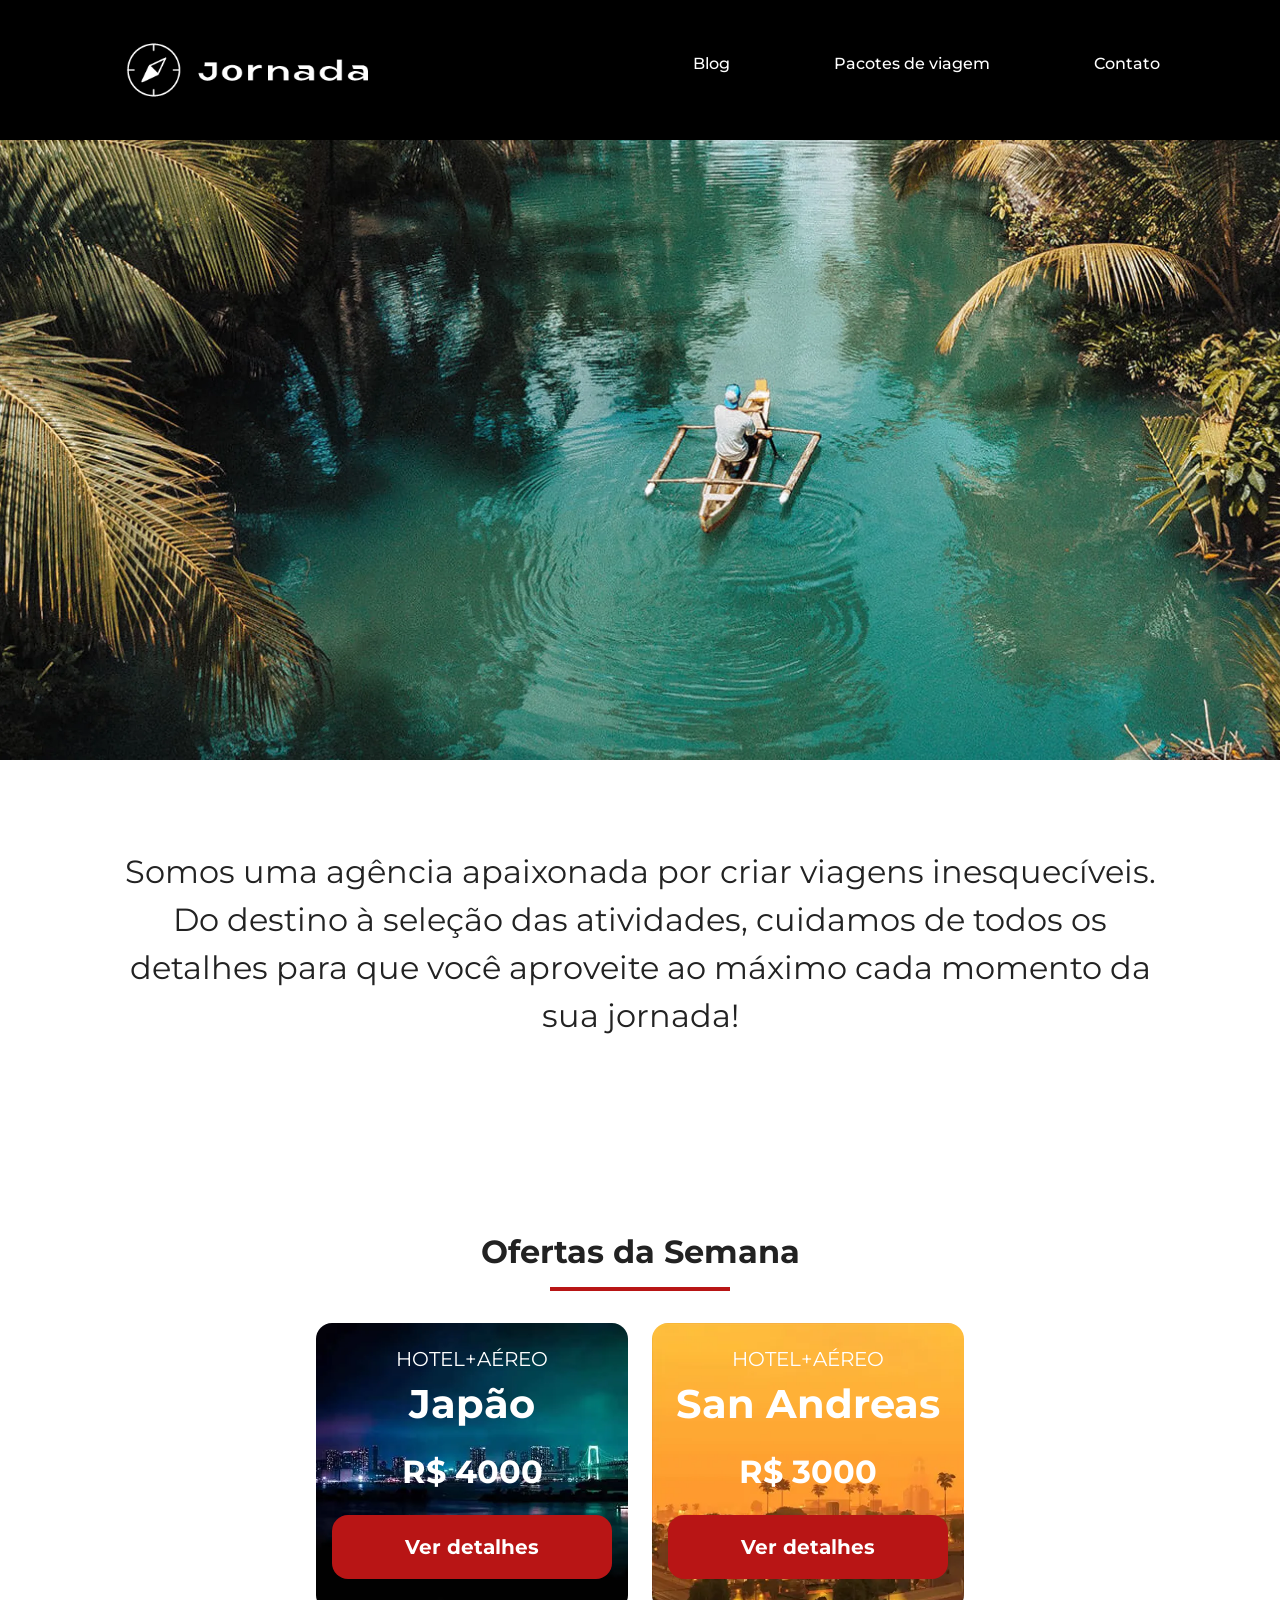
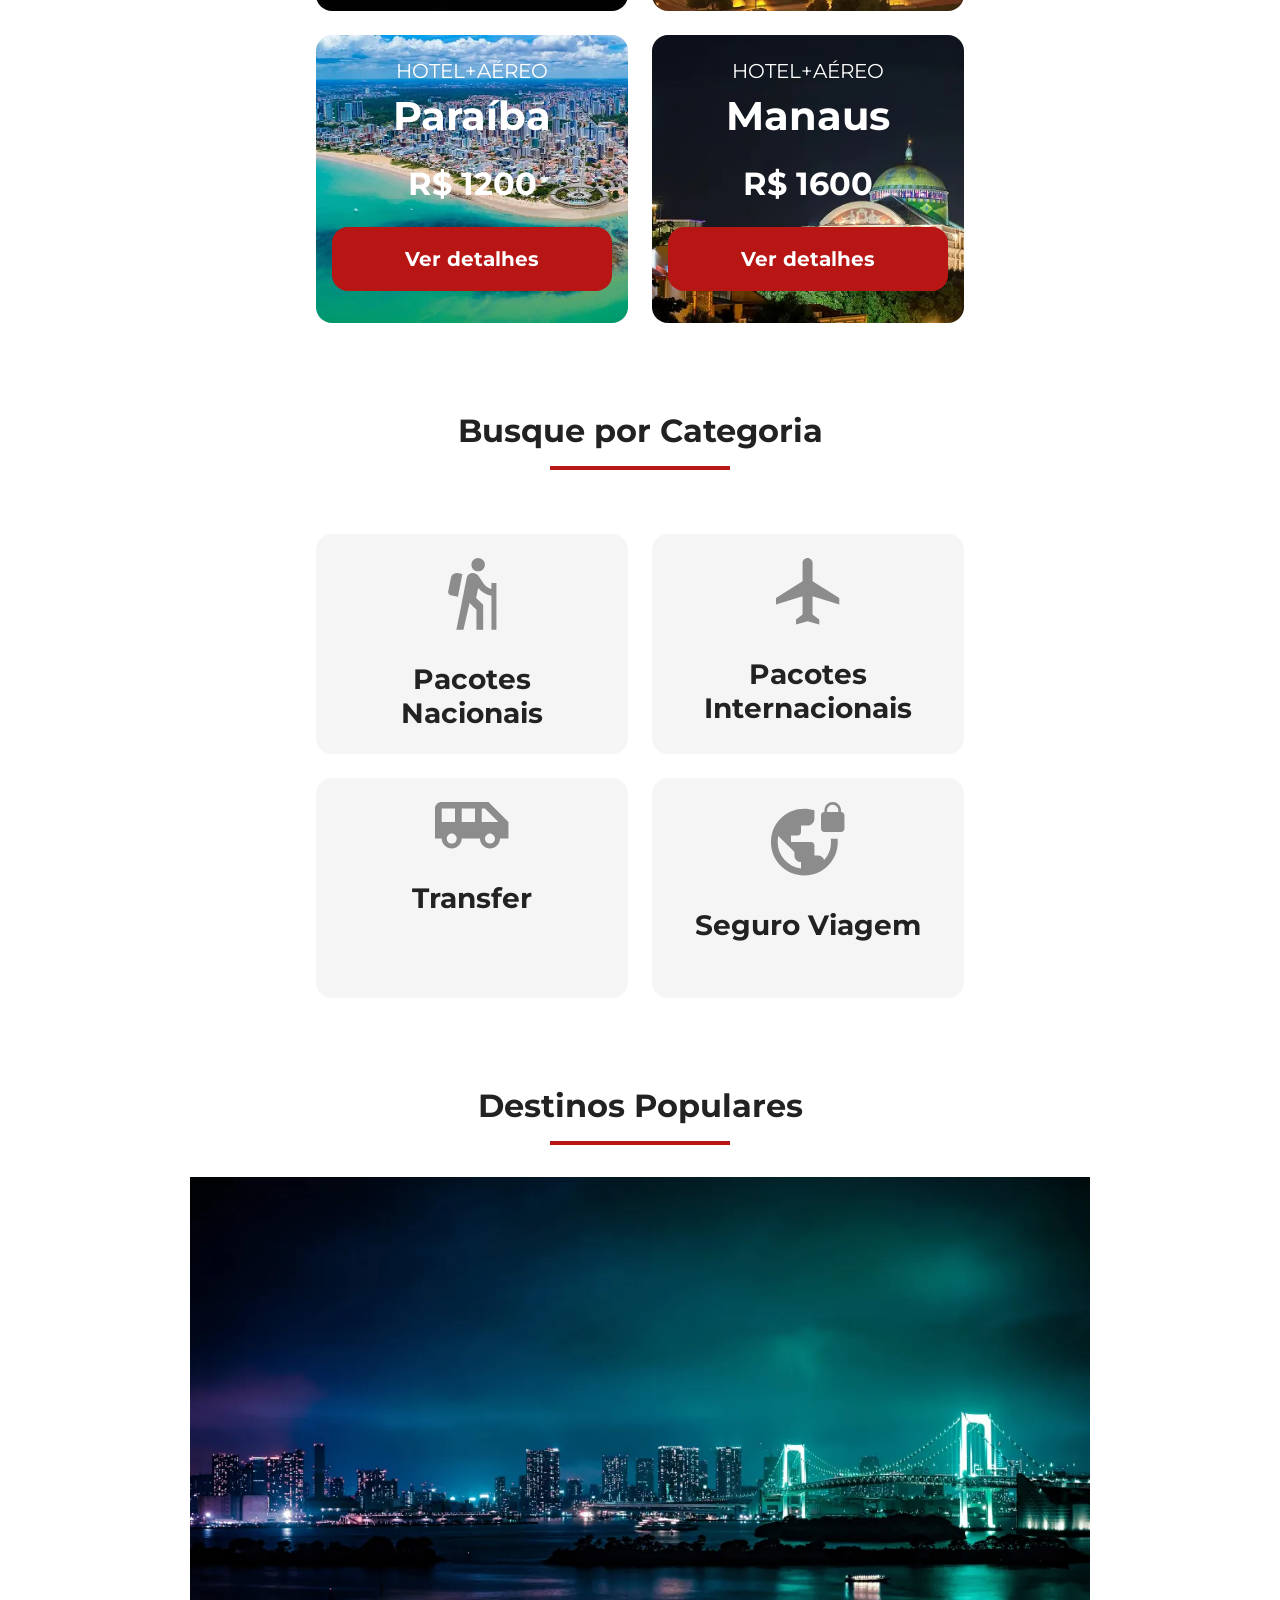
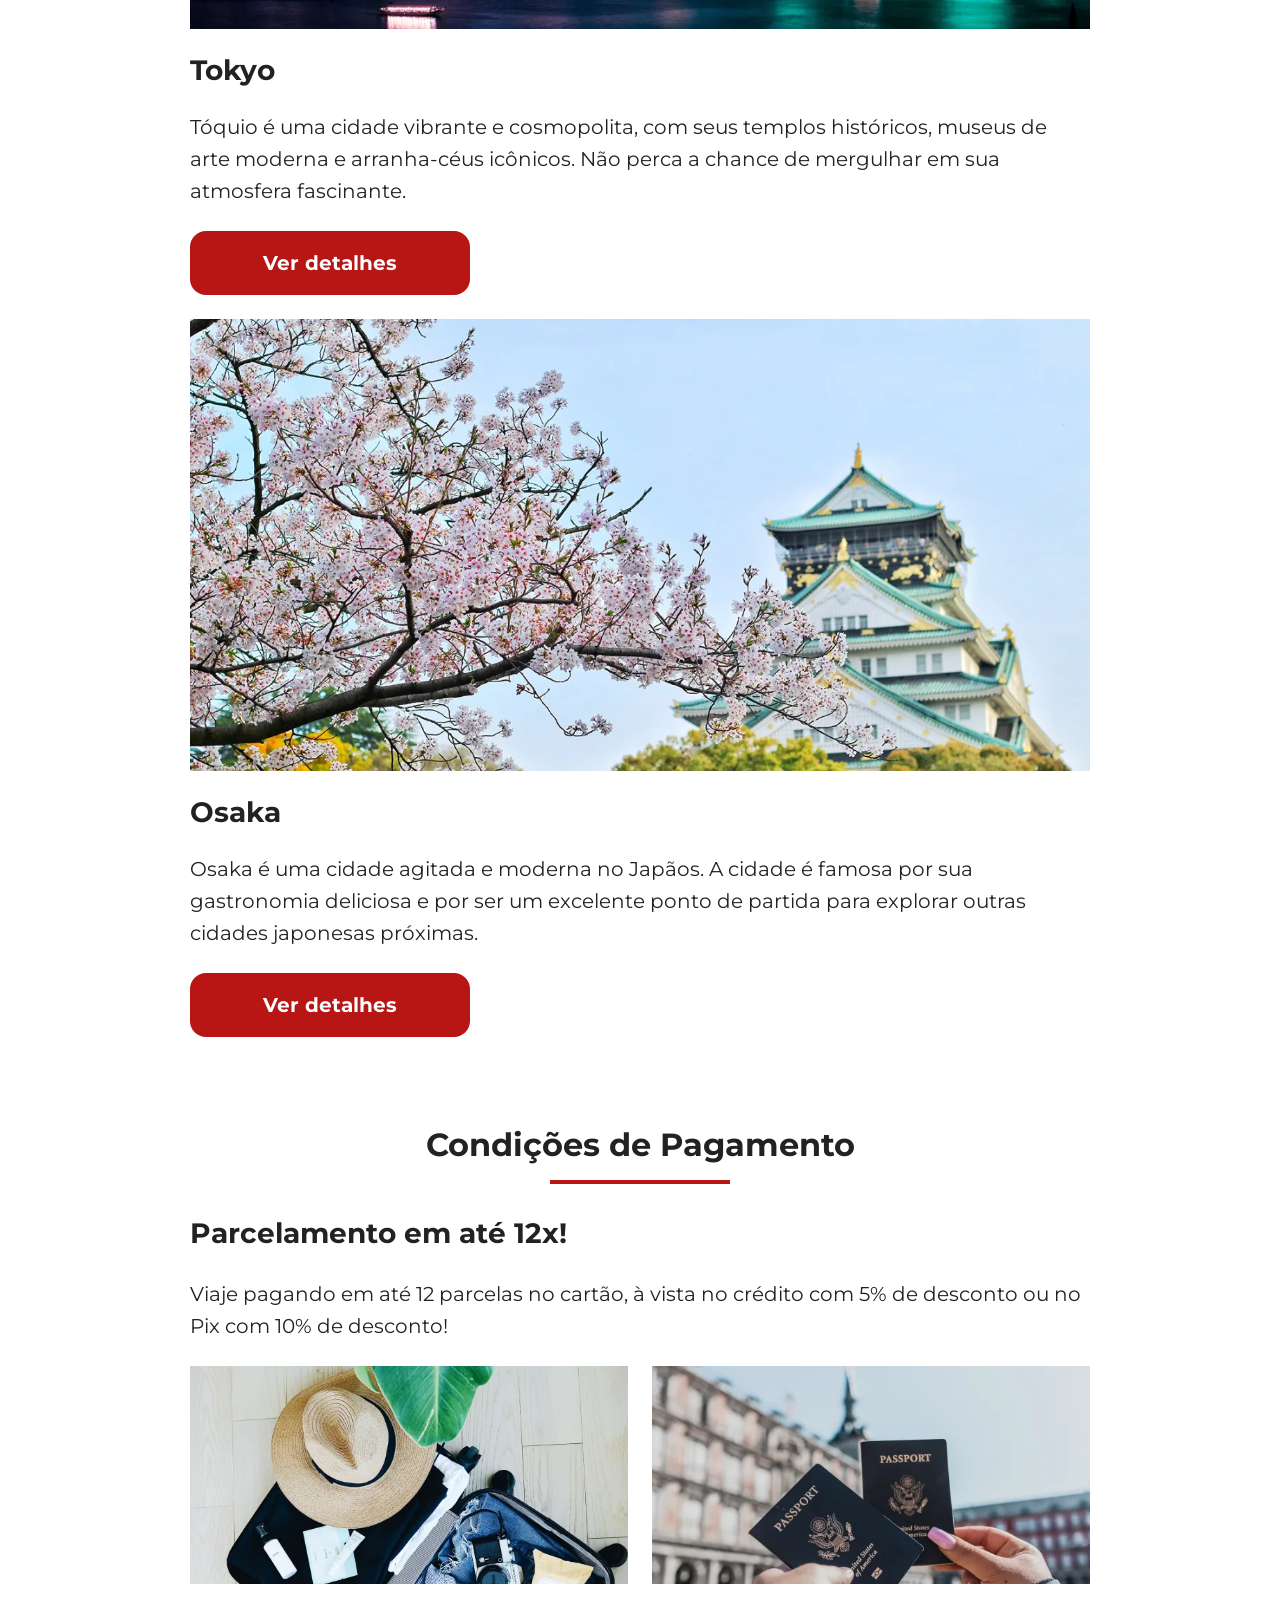
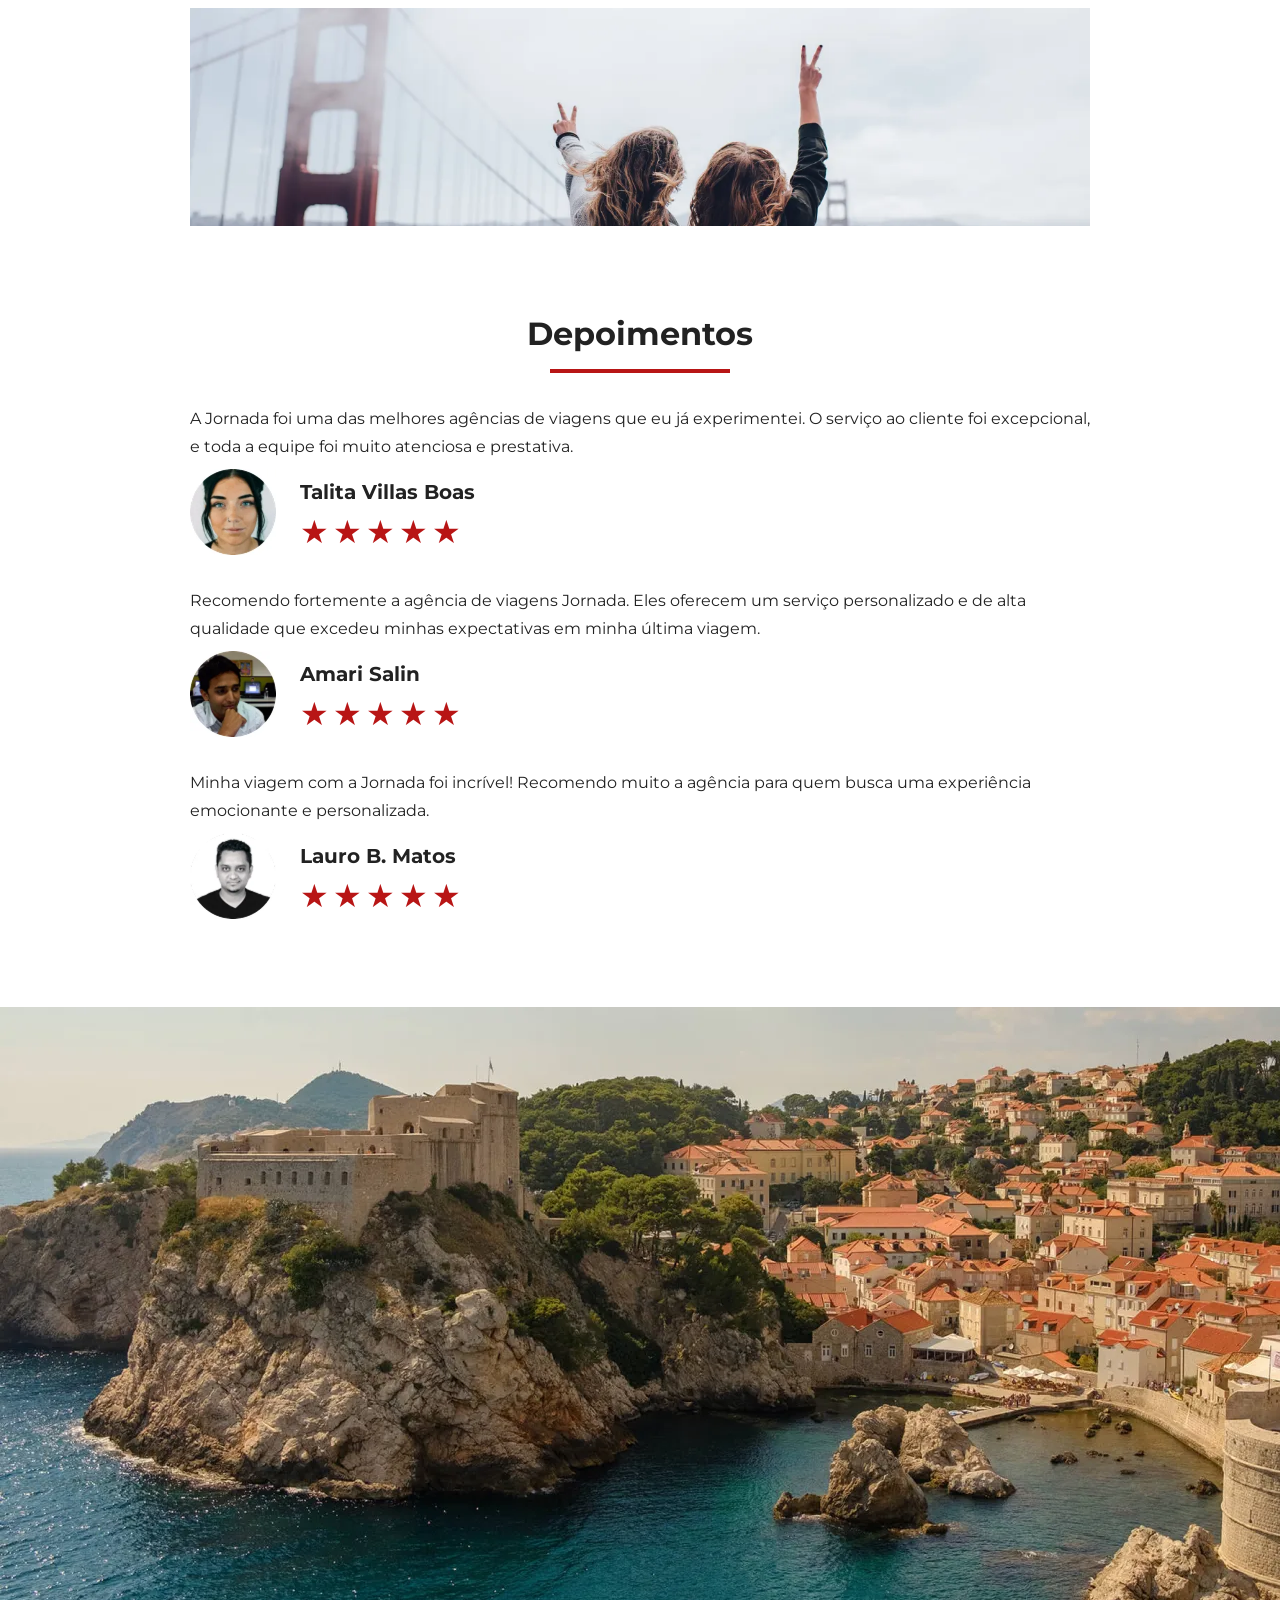
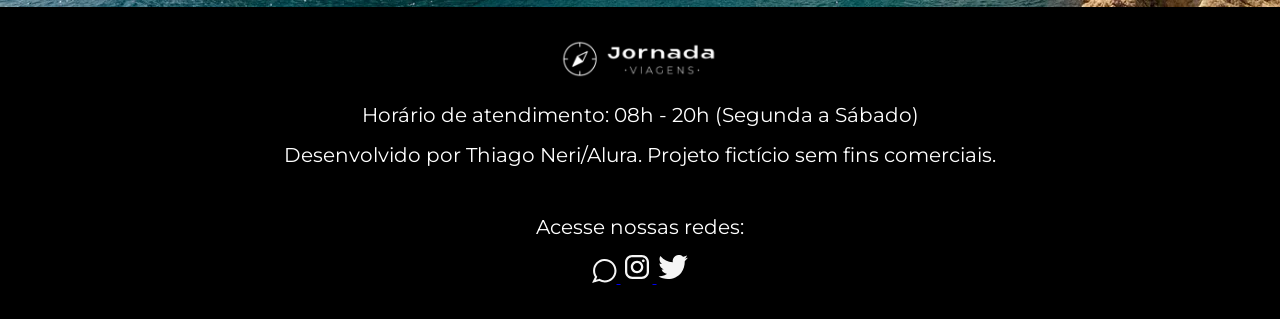
<file: index.html>
<!DOCTYPE html>
<html lang="pt-BR">
<head>
    <meta charset="UTF-8">
    <meta name="viewport" content="width=device-width, initial-scale=1.0">
    <meta name="description" content="Jornada Viagens, uma agência apaixonada por criar viagens inesquecíveis.">

    <meta name="og:title" content="Jornada Viagens">
    <meta name="og:description" content="Jornada Viagens, uma agência apaixonada por criar viagens inesquecíveis.">
    <meta name="og:image" content="https://thiagonerieu.github.io/jornada-viagens/img/logo-footer.svg">
    <meta name="og:type" content="website">
    <meta name="og:url" content="https://thiagonerieu.github.io/jornada-viagens">

    <link rel="icon" href="favico.svg" type="xml/svg">
    <link rel="stylesheet" href="css/style.css">

    <title>Jornada Viagens</title>
</head>
<body>
    <header class="main-header">
        <a class="logo" href="index.html" title="Voltar para a página inicial">
            <img 
                class="img-mobile"
                src="img/bussola-jornada-branca.svg"
                alt="Bússola do logo Jornada Viagens na cor branca."
            />
            <img 
                class="img-desktop"
                src="img/bussola-texto-jornada-branca.svg"
                alt="Logo Jornada Viagens na cor branca.">
        </a>
        <div class="navigation-menu">
            <label for="menu">
                <img src="img/menu-burger.svg" alt="menu">
            </label>
            <input type="checkbox" id="menu" hidden />
            <nav>
                <ul class="list-links">
                    <li><a href="blog.html" target="_blank" title="Acessar blog">Blog</a></li>
                    <li><a href="pacotes.html" target="_blank" title="Acessar pacotes de viagem">Pacotes de viagem</a></li>
                    <li><a href="contato.html" target="_blank" title="Acessar contato">Contato</a></li>
                </ul>
            </nav>
        </div>
    </header>
    <section class="hero">
        <div class="hero-img"></div>
        <h2>Somos uma agência apaixonada por criar viagens inesquecíveis. Do destino à seleção das atividades, cuidamos de todos os detalhes para que você aproveite ao máximo cada momento da sua jornada!</h2>
    </section>
    <section class="offers">
        <div class="section-title">
            <h2>Ofertas da Semana</h2>
            <hr/>
        </div>
        <div class="offers-cards">
            <article class="card japao">
                <header>
                    <p>HOTEL+AÉREO</p>
                    <h3>Japão</h3>
                    <span>R$ 4000</span>
                </header>
                <footer>
                    <a href="#" class="button">Ver detalhes</a> 
                </footer>
            </article>
            <article class="card san-andreas">
                <header>
                    <p>HOTEL+AÉREO</p>
                    <h3>San Andreas</h3>
                    <span>R$ 3000</span>
                </header>
                <footer>
                    <a href="#" class="button">Ver detalhes</a> 
                </footer>
            </article>
            <article class="card paraiba">
                <header>
                    <p>HOTEL+AÉREO</p>
                    <h3>Paraíba</h3>
                    <span>R$ 1200</span>
                </header>
                <footer>
                    <a href="#" class="button">Ver detalhes</a> 
                </footer>
            </article>
            <article class="card manaus">
                <header>
                    <p>HOTEL+AÉREO</p>
                    <h3>Manaus</h3>
                    <span>R$ 1600</span>
                </header>
                <footer>
                    <a href="#" class="button">Ver detalhes</a> 
                </footer>
            </article>
        </div>  
    </section>
    <section class="categories">
        <div class="section-title">
            <h2>Busque por Categoria</h2>
            <hr />
        </div>
        <div class="categories-cards">
            <a 
                class="card"
                href="#"
                target="_blank"
                title="Busque pela categoria Pacotes Nacionais"
            >
                <img 
                src="./img/icons/icone-caminhada.svg"
                alt="ícone cinza representando uma pessoa fazendo tracking"
                />
                <h3 class="content-title">Pacotes <br />
                    Nacionais
                </h3>
            </a>
                <a 
                class="card"
                href="#"
                target="_blank"
                title="Busque pela categoria Pacotes Internacionais"
            >
                <img 
                src="./img/icons/icone-aviao.svg"
                alt="ícone cinza representando um avião"
                />
                <h3 class="content-title">Pacotes <br />
                    Internacionais
                </h3>
            </a>
                <a 
                class="card"
                href="#"
                target="_blank"
                title="Busque pela categoria Transfer"
            >
                <img 
                src="./img/icons/icone-onibus.svg"
                alt="ícone cinza representando um ônibus"
                />
                <h3 class="content-title">Transfer</h3>
            </a>
                <a 
                class="card"
                href="#"
                target="_blank"
                title="Busque pela categoria Seguro Viagem"
            >
                <img 
                src="./img/icons/ícone-seguro-viagem.svg"
                alt="ícone cinza representando um seguro viagem"
                />
                <h3 class="content-title">Seguro Viagem</h3>
            </a>
        </div>
    </section>
    <section class="destinations">
        <div class="section-title">
            <h2>Destinos Populares</h2>
            <hr>
        </div>
        <div class="destination-items">
            <article class="item tokyo">
                <header>
                    <div class="img-item"></div>
                    <h3 class="content-title">Tokyo</h3>
                </header>
                <p class="content-text">Tóquio é uma cidade vibrante e cosmopolita, com seus templos históricos, museus de arte moderna e arranha-céus icônicos. Não perca a chance de mergulhar em sua atmosfera fascinante.
                </p>
                <footer>
                    <a 
                        href="#" 
                        class="button"
                        target="_blank"
                        title="Veja mais detalhes do destino Tokyo"
                        >Ver detalhes</a
                    >
                </footer>
            </article>
            <article class="item osaka">
                <header>
                    <div class="img-item"></div>
                    <h3 class="content-title">Osaka</h3>
                </header>
                <p class="content-text">Osaka é uma cidade agitada e moderna no Japãos. A cidade é famosa por sua gastronomia deliciosa e por ser um excelente ponto de partida para explorar outras cidades japonesas próximas.
                </p>
                <footer>
                    <a 
                        href="#" 
                        class="button"
                        target="_blank"
                        title="Veja mais detalhes do destino Osaka"
                        >Ver detalhes</a
                    >
                </footer>
            </article>
        </div>
    </section>
    <section class="payments">
        <div class="section-title">
            <h2>Condições de Pagamento</h2>
            <hr>
        </div>
        <div class="content-container">
            <div class="text-content">
                <h3 class="content-title">Parcelamento em até 12x!</h3>
                <p class="content-text">Viaje pagando em até 12 parcelas no cartão, à vista no crédito com 5% de desconto ou no Pix com 10% de desconto!</p>
            </div>
            <div class="image-gallery">
                <div class="image first"></div>
                <div class="image second"></div>
                <div class="image thirdy colspan-2"></div>
            </div>
        </div>
    </section>
    <section class="testimonials">
        <div class="section-title">
            <h2>Depoimentos</h2>
            <hr>
            <div class="testimonial-container">
                <article>
                    <header>
                        <p>A Jornada foi uma das melhores agências de viagens que eu já experimentei. O serviço ao cliente foi excepcional, e toda a equipe foi muito atenciosa e prestativa.</p>
                    </header>
                    <footer>
                        <img src="./img/avatar-talita.webp" alt="imagem de perfil da cliente Talita Villas Boas">
                        <div class="profile-content">
                            <h3>Talita Villas Boas</h3>
                            <div class="rating">
                                <span class="star">★</span>
                                <span class="star">★</span>
                                <span class="star">★</span>
                                <span class="star">★</span>
                                <span class="star">★</span>
                            </div>
                        </div>
                    </footer>
                </article>
                <article>
                    <header>
                        <p>Recomendo fortemente a agência de viagens Jornada. Eles oferecem um serviço personalizado e de alta qualidade que excedeu minhas expectativas em minha última viagem.</p>
                    </header>
                    <footer>
                        <img src="./img/avatar-amir.webp" alt="imagem de perfil da cliente Talita Villas Boas">
                        <div class="profile-content">
                            <h3>Amari Salin</h3>
                            <div class="rating">
                                <span class="star">★</span>
                                <span class="star">★</span>
                                <span class="star">★</span>
                                <span class="star">★</span>
                                <span class="star">★</span>
                            </div>
                        </div>
                    </footer>
                </article>
                <article>
                    <header>
                        <p>Minha viagem com a Jornada foi incrível! Recomendo muito a agência para quem busca uma experiência emocionante e personalizada.</p>
                    </header>
                    <footer>
                        <img src="./img/avatar-lauro.webp" alt="imagem de perfil da cliente Talita Villas Boas">
                        <div class="profile-content">
                            <h3>Lauro B. Matos</h3>
                            <div class="rating">
                                <span class="star">★</span>
                                <span class="star">★</span>
                                <span class="star">★</span>
                                <span class="star">★</span>
                                <span class="star">★</span>
                            </div>
                        </div>
                    </footer>
                </article>
            </div>
        </div>
    </section>
    <section class="bottom-hero">
        <div class="hero-img"></div>
    </section>
    <footer class="main-footer">
        <div class="footer-content">
            <img src="./img/logo-footer.svg" alt="logo completo Jornada Viagens" />
            <p>Horário de atendimento: 08h - 20h (Segunda a Sábado)</p>
            <p>Desenvolvido por Thiago Neri/Alura. Projeto fictício sem fins comerciais.</p>
        </div>
        <div class="footer-social">
            <p>Acesse nossas redes:</p>
            <a href="#" target="_blank" title="Entre em contato pelo Whatsapp">
                <img src="./img/icons/icone-whatsapp.svg" alt="ícone do whatsapp na cor branca">
            </a>
            <a href="#" target="_blank" title="Acesse o Instagram do Jornada Viagens">
                <img src="./img/icons/icone-instagram.svg" alt="ícone do instagram na cor branca">
            </a>
            <a href="#" target="_blank" title="Acesse o Twitter do Jornada Viagens">
                <img src="./img/icons/icone-twitter.svg" alt="ícone do twitter na cor branca">
            </a>
        </div>
    </footer>
</body>
</html>
</file>
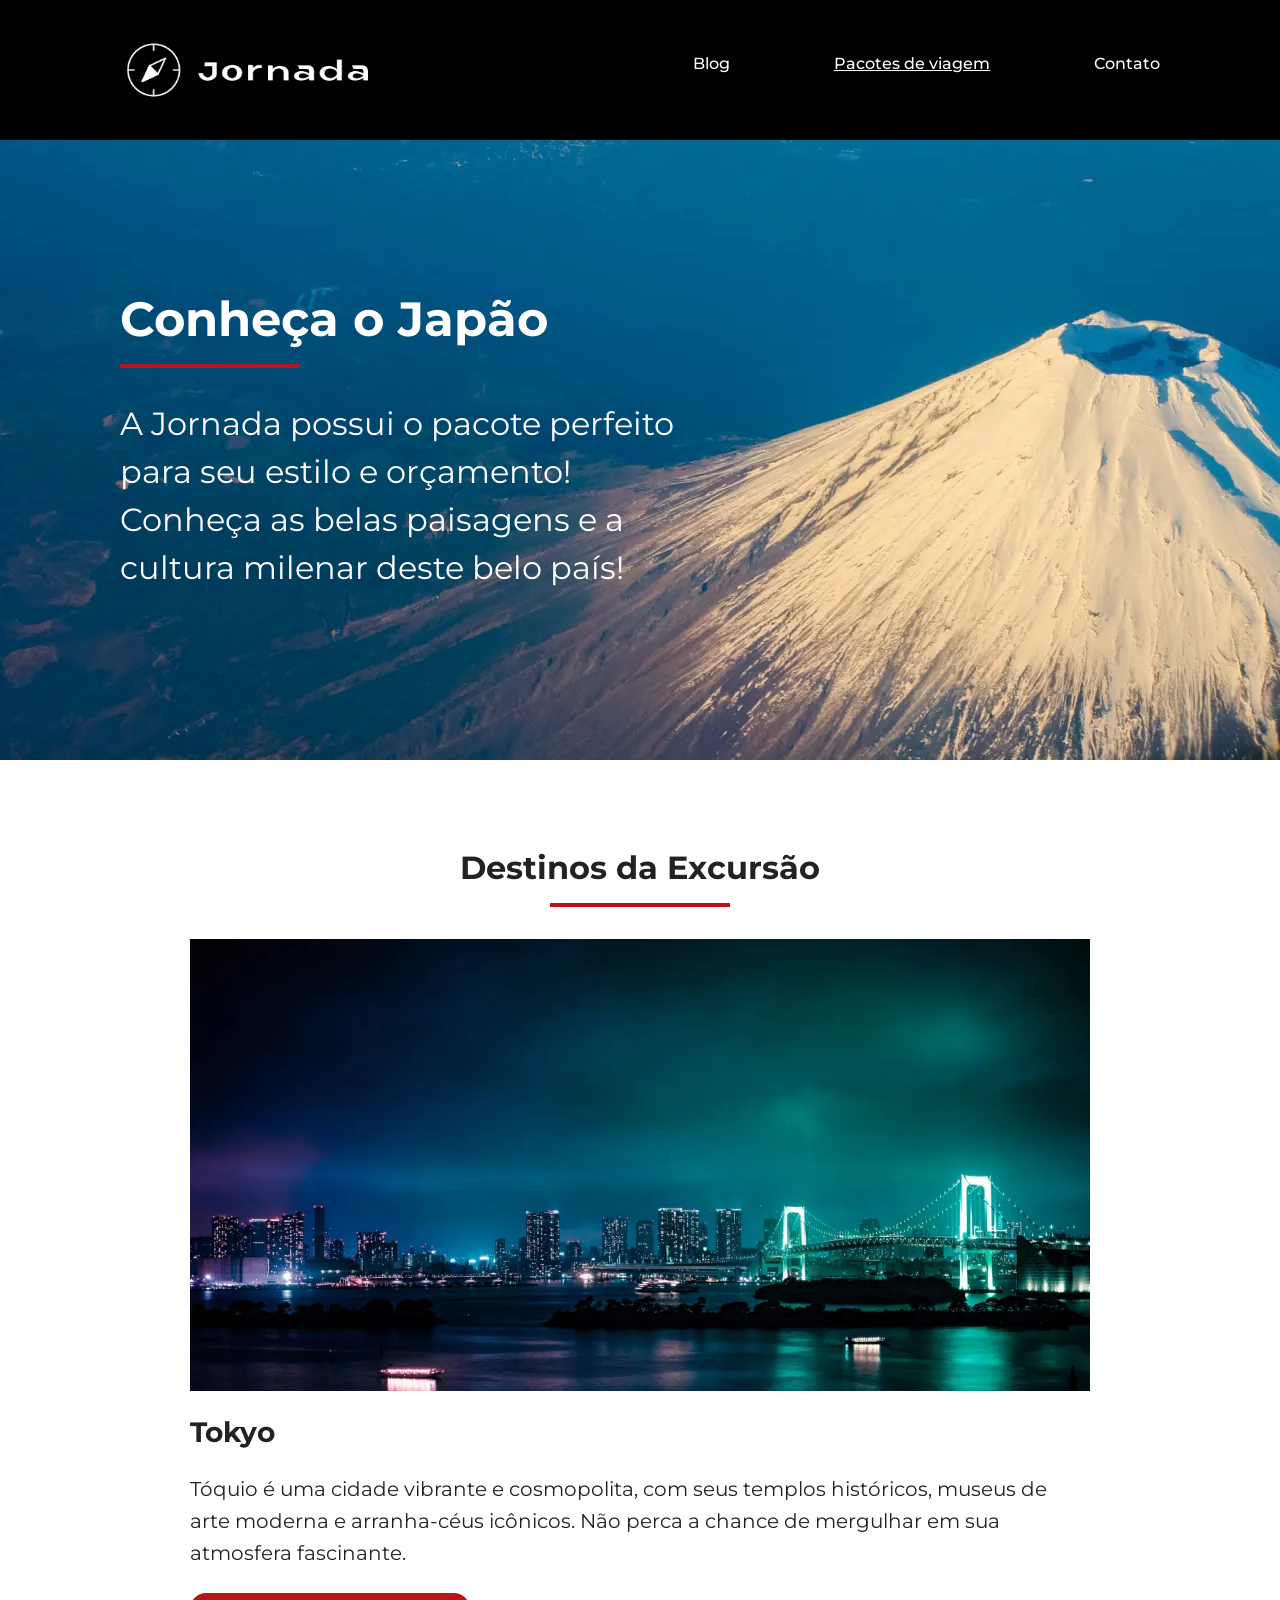
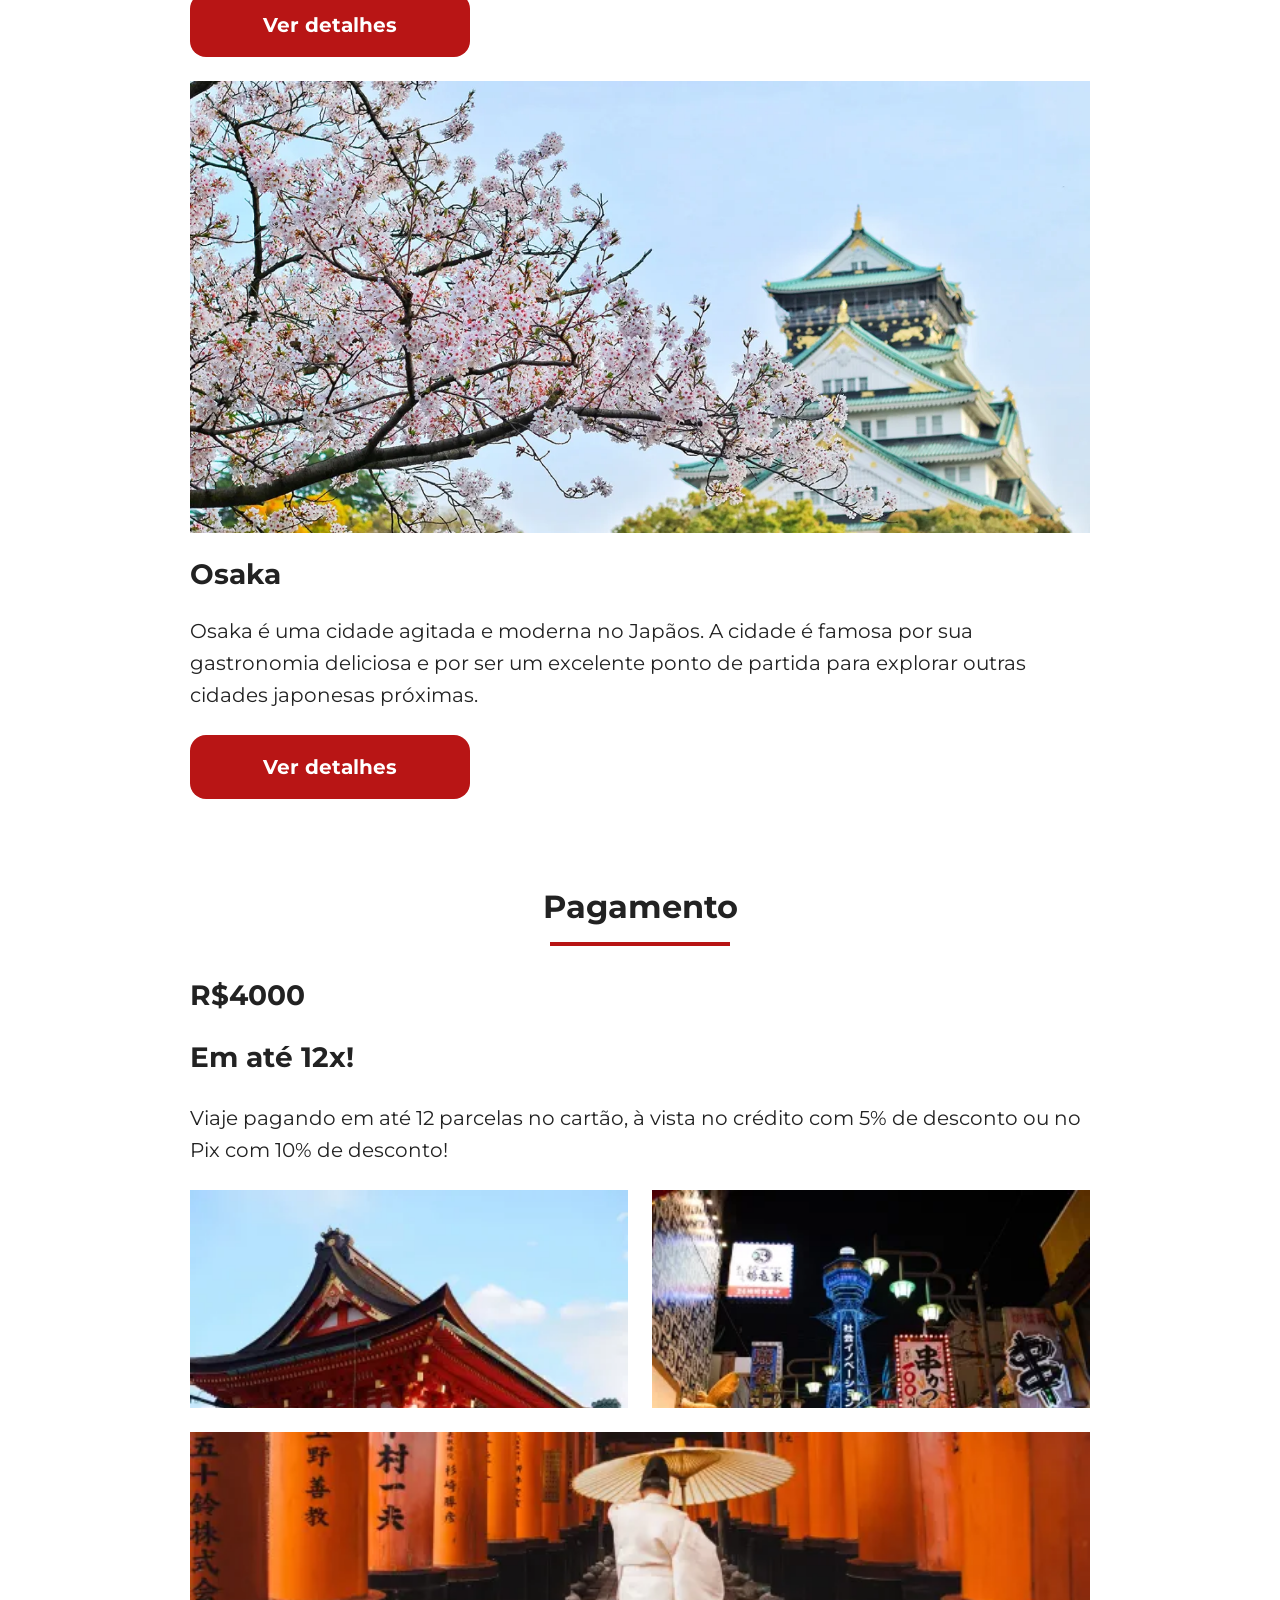
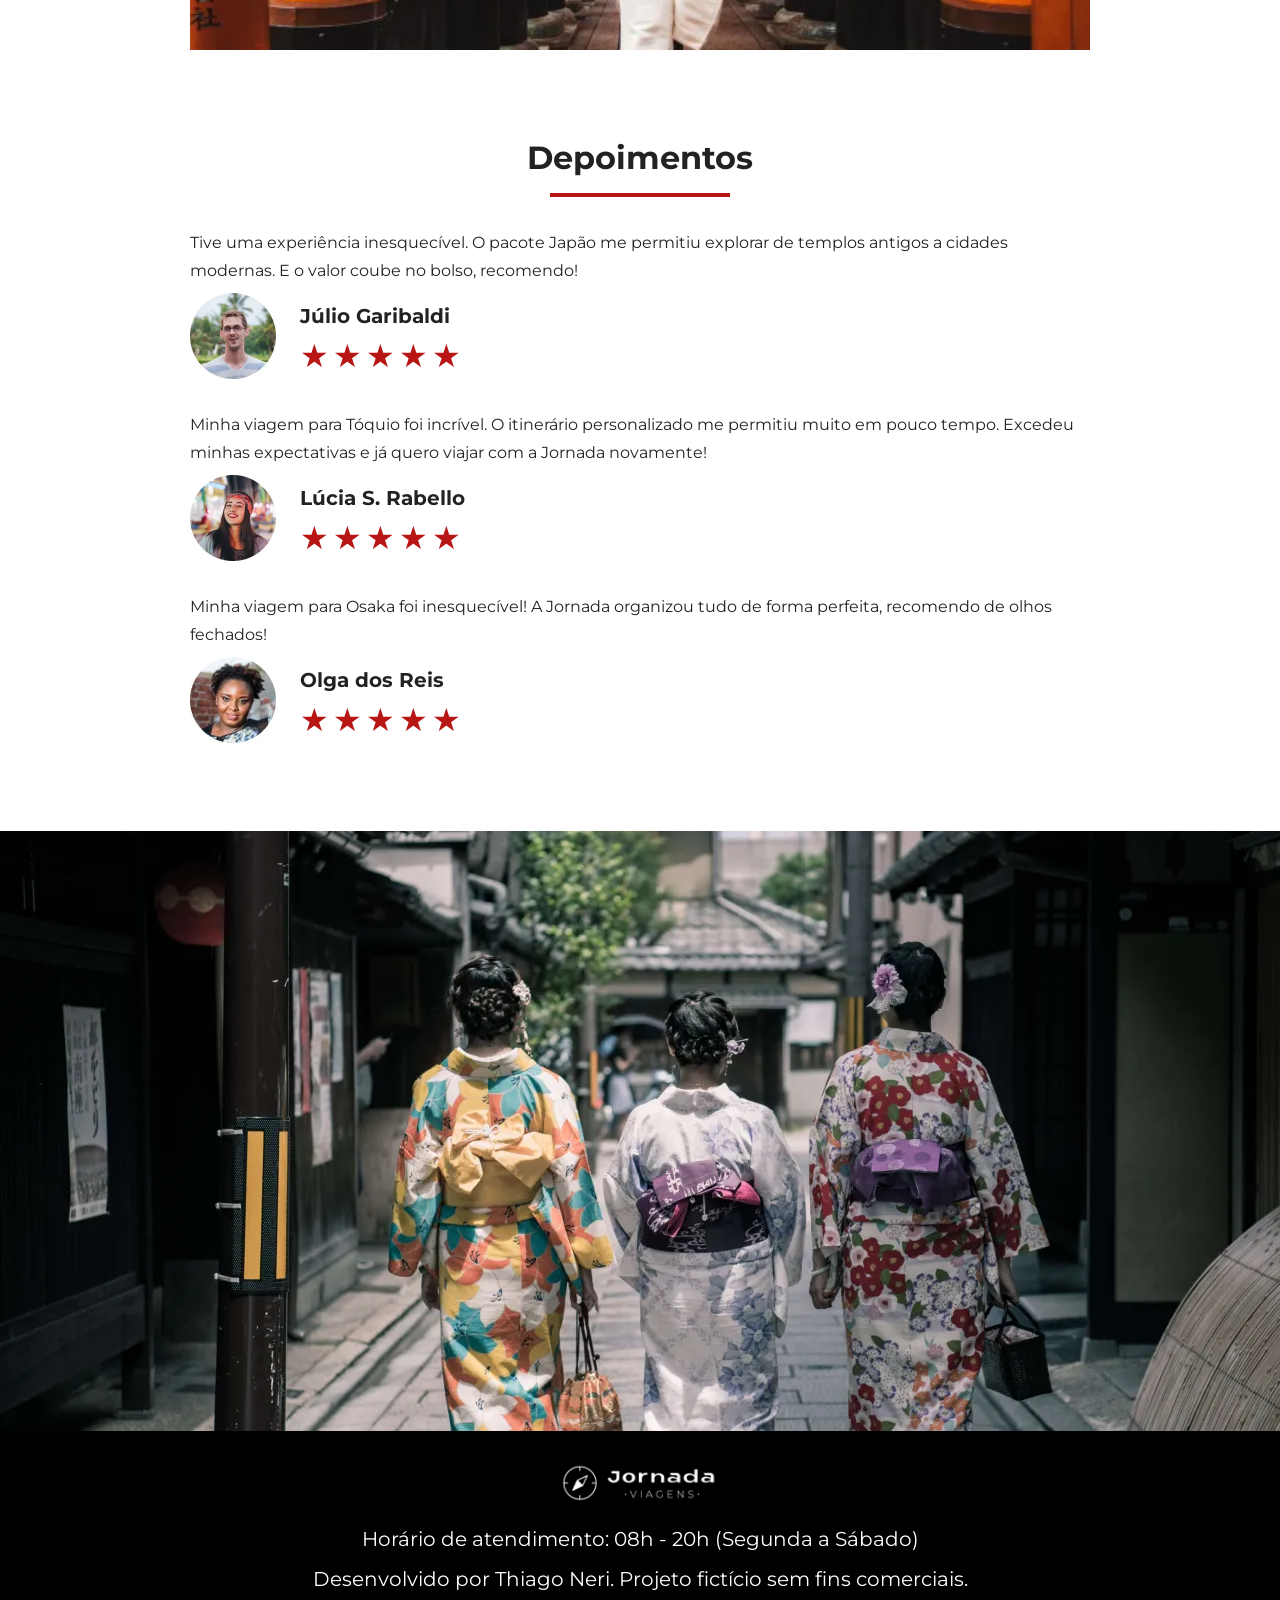
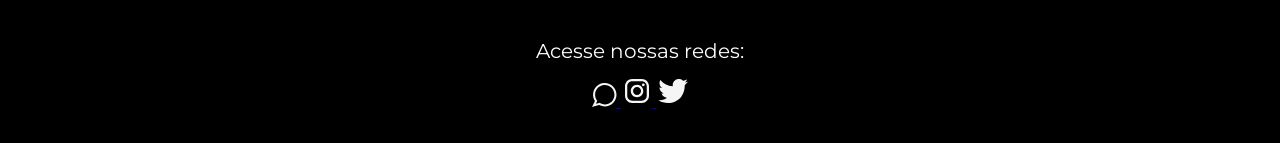
<file: pacotes-de-viagens.html>
<!DOCTYPE html>
<html lang="pt-BR">
<head>
    <meta charset="UTF-8">
    <meta name="viewport" content="width=device-width, initial-scale=1.0">
    <meta name="description" content="Jornada Viagens, uma agência apaixonada por criar viagens inesquecíveis.">

    <meta name="og:title" content="Jornada Viagens">
    <meta name="og:description" content="Jornada Viagens, uma agência apaixonada por criar viagens inesquecíveis.">
    <meta name="og:image" content="https://thiagonerieu.github.io/jornada-viagens/img/logo-footer.svg">
    <meta name="og:type" content="website">
    <meta name="og:url" content="https://thiagonerieu.github.io/jornada-viagens">

    <link rel="icon" href="favico.svg" type="xml/svg">
    <link rel="stylesheet" href="css/style.css">

    <title>Pacotes de Viagens</title>
</head>
<body>
    <header class="main-header">
        <a class="logo" href="index.html" title="Voltar para a página inicial">
            <img 
                class="img-mobile"
                src="img/bussola-jornada-branca.svg"
                alt="Bússola do logo Jornada Viagens na cor branca."
            />
            <img 
                class="img-desktop"
                src="img/bussola-texto-jornada-branca.svg"
                alt="Logo Jornada Viagens na cor branca.">
        </a>
        <div class="navigation-menu">
            <label for="menu">
                <img src="img/menu-burger.svg" alt="menu">
            </label>
            <input type="checkbox" id="menu" hidden />
            <nav>
                <ul class="list-links">
                    <li><a href="blog.html" target="_blank" title="Acessar blog">Blog</a></li>
                    <li><a class="active" href="pacotes-de-viagens.html" target="_blank" title="Acessar pacotes de viagem">Pacotes de viagem</a></li>
                    <li><a href="contato.html" target="_blank" title="Acessar contato">Contato</a></li>
                </ul>
            </nav>
        </div>
    </header>
    <section class="travel-packages hero">
        <div class="hero-img">
            <div class="hero-content">
                <h1>Conheça o Japão</h1>
                <hr>
                <p>A Jornada possui o pacote perfeito para seu estilo e orçamento!
                Conheça as belas paisagens e a cultura milenar deste belo país!
                </p>
            </div>
        </div>
    </section>    
    <section class="destinations">
        <div class="section-title">
            <h2>Destinos da Excursão</h2>
            <hr>
        </div>
        <div class="destination-items">
            <article class="item tokyo">
                <header>
                    <div class="img-item"></div>
                    <h3 class="content-title">Tokyo</h3>
                </header>
                <p class="content-text">Tóquio é uma cidade vibrante e cosmopolita, com seus templos históricos, museus de arte moderna e arranha-céus icônicos. Não perca a chance de mergulhar em sua atmosfera fascinante.
                </p>
                <footer>
                    <a 
                        href="#" 
                        class="button"
                        target="_blank"
                        title="Veja mais detalhes do destino Tokyo"
                        >Ver detalhes</a
                    >
                </footer>
            </article>
            <article class="item osaka">
                <header>
                    <div class="img-item"></div>
                    <h3 class="content-title">Osaka</h3>
                </header>
                <p class="content-text">Osaka é uma cidade agitada e moderna no Japãos. A cidade é famosa por sua gastronomia deliciosa e por ser um excelente ponto de partida para explorar outras cidades japonesas próximas.
                </p>
                <footer>
                    <a 
                        href="#" 
                        class="button"
                        target="_blank"
                        title="Veja mais detalhes do destino Osaka"
                        >Ver detalhes</a
                    >
                </footer>
            </article>
        </div>
    </section>
    <section class="payments">
        <div class="section-title">
            <h2>Pagamento</h2>
            <hr>
        </div>
        <div class="content-container">
            <div class="text-content">
                <h3 class="content-title">R$4000</h3>
                <h3 class="content-title">Em até 12x!</h3>
                <p class="content-text">Viaje pagando em até 12 parcelas no cartão, à vista no crédito com 5% de desconto ou no Pix com 10% de desconto!</p>
            </div>
            <div class="travel-packages image-gallery">
                <div class="travel-packages image first"></div>
                <div class="travel-packages image second"></div>
                <div class="travel-packages image thirdy colspan-2"></div>
            </div>
        </div>
    </section>    
    <section class="testimonials">
        <div class="section-title">
            <h2>Depoimentos</h2>
            <hr>
            <div class="testimonial-container">
                <article>
                    <header>
                        <p>Tive uma experiência inesquecível. O pacote Japão me permitiu explorar  de templos antigos a cidades modernas. E o valor coube no bolso, recomendo!</p>
                    </header>
                    <footer>
                        <img src="./img/travel-packages/avatar-julio.webp" alt="imagem de perfil da cliente Talita Villas Boas">
                        <div class="profile-content">
                            <h3>Júlio Garibaldi</h3>
                            <div class="rating">
                                <span class="star">★</span>
                                <span class="star">★</span>
                                <span class="star">★</span>
                                <span class="star">★</span>
                                <span class="star">★</span>
                            </div>
                        </div>
                    </footer>
                </article>
                <article>
                    <header>
                        <p>Minha viagem para Tóquio foi incrível. O itinerário personalizado me permitiu muito em pouco tempo. Excedeu minhas expectativas e já quero viajar com a Jornada novamente!</p>
                    </header>
                    <footer>
                        <img src="./img/travel-packages/avatar-lucia.webp" alt="imagem de perfil da cliente Talita Villas Boas">
                        <div class="profile-content">
                            <h3>Lúcia S. Rabello</h3>
                            <div class="rating">
                                <span class="star">★</span>
                                <span class="star">★</span>
                                <span class="star">★</span>
                                <span class="star">★</span>
                                <span class="star">★</span>
                            </div>
                        </div>
                    </footer>
                </article>
                <article>
                    <header>
                        <p>Minha viagem para Osaka foi inesquecível! A Jornada organizou tudo de forma perfeita, recomendo de olhos fechados!</p>
                    </header>
                    <footer>
                        <img src="./img/travel-packages/avatar-olga.webp" alt="imagem de perfil da cliente Talita Villas Boas">
                        <div class="profile-content">
                            <h3>Olga dos Reis</h3>
                            <div class="rating">
                                <span class="star">★</span>
                                <span class="star">★</span>
                                <span class="star">★</span>
                                <span class="star">★</span>
                                <span class="star">★</span>
                            </div>
                        </div>
                    </footer>
                </article>
            </div>
        </div>
    </section>
    <section class="travel-packages bottom-hero">
        <div class="hero-img"></div>
    </section>
    <footer class="main-footer">
        <div class="footer-content">
            <img src="./img/logo-footer.svg" alt="logo completo Jornada Viagens" />
            <p>Horário de atendimento: 08h - 20h (Segunda a Sábado)</p>
            <p>Desenvolvido por Thiago Neri. Projeto fictício sem fins comerciais.</p>
        </div>
        <div class="footer-social">
            <p>Acesse nossas redes:</p>
            <a href="#" target="_blank" title="Entre em contato pelo Whatsapp">
                <img src="./img/icons/icone-whatsapp.svg" alt="ícone do whatsapp na cor branca">
            </a>
            <a href="#" target="_blank" title="Acesse o Instagram do Jornada Viagens">
                <img src="./img/icons/icone-instagram.svg" alt="ícone do instagram na cor branca">
            </a>
            <a href="#" target="_blank" title="Acesse o Twitter do Jornada Viagens">
                <img src="./img/icons/icone-twitter.svg" alt="ícone do twitter na cor branca">
            </a>
        </div>
    </footer>
</body>
</html>
</file>
<file: css/style.css>
@import url(global.css);
@import url(header.css);
@import url(hero.css);
@import url(offers.css);
@import url(categories.css);
@import url(destinations.css);
@import url(payments.css);
@import url(testimonials.css);
@import url(footer.css);
</file>
